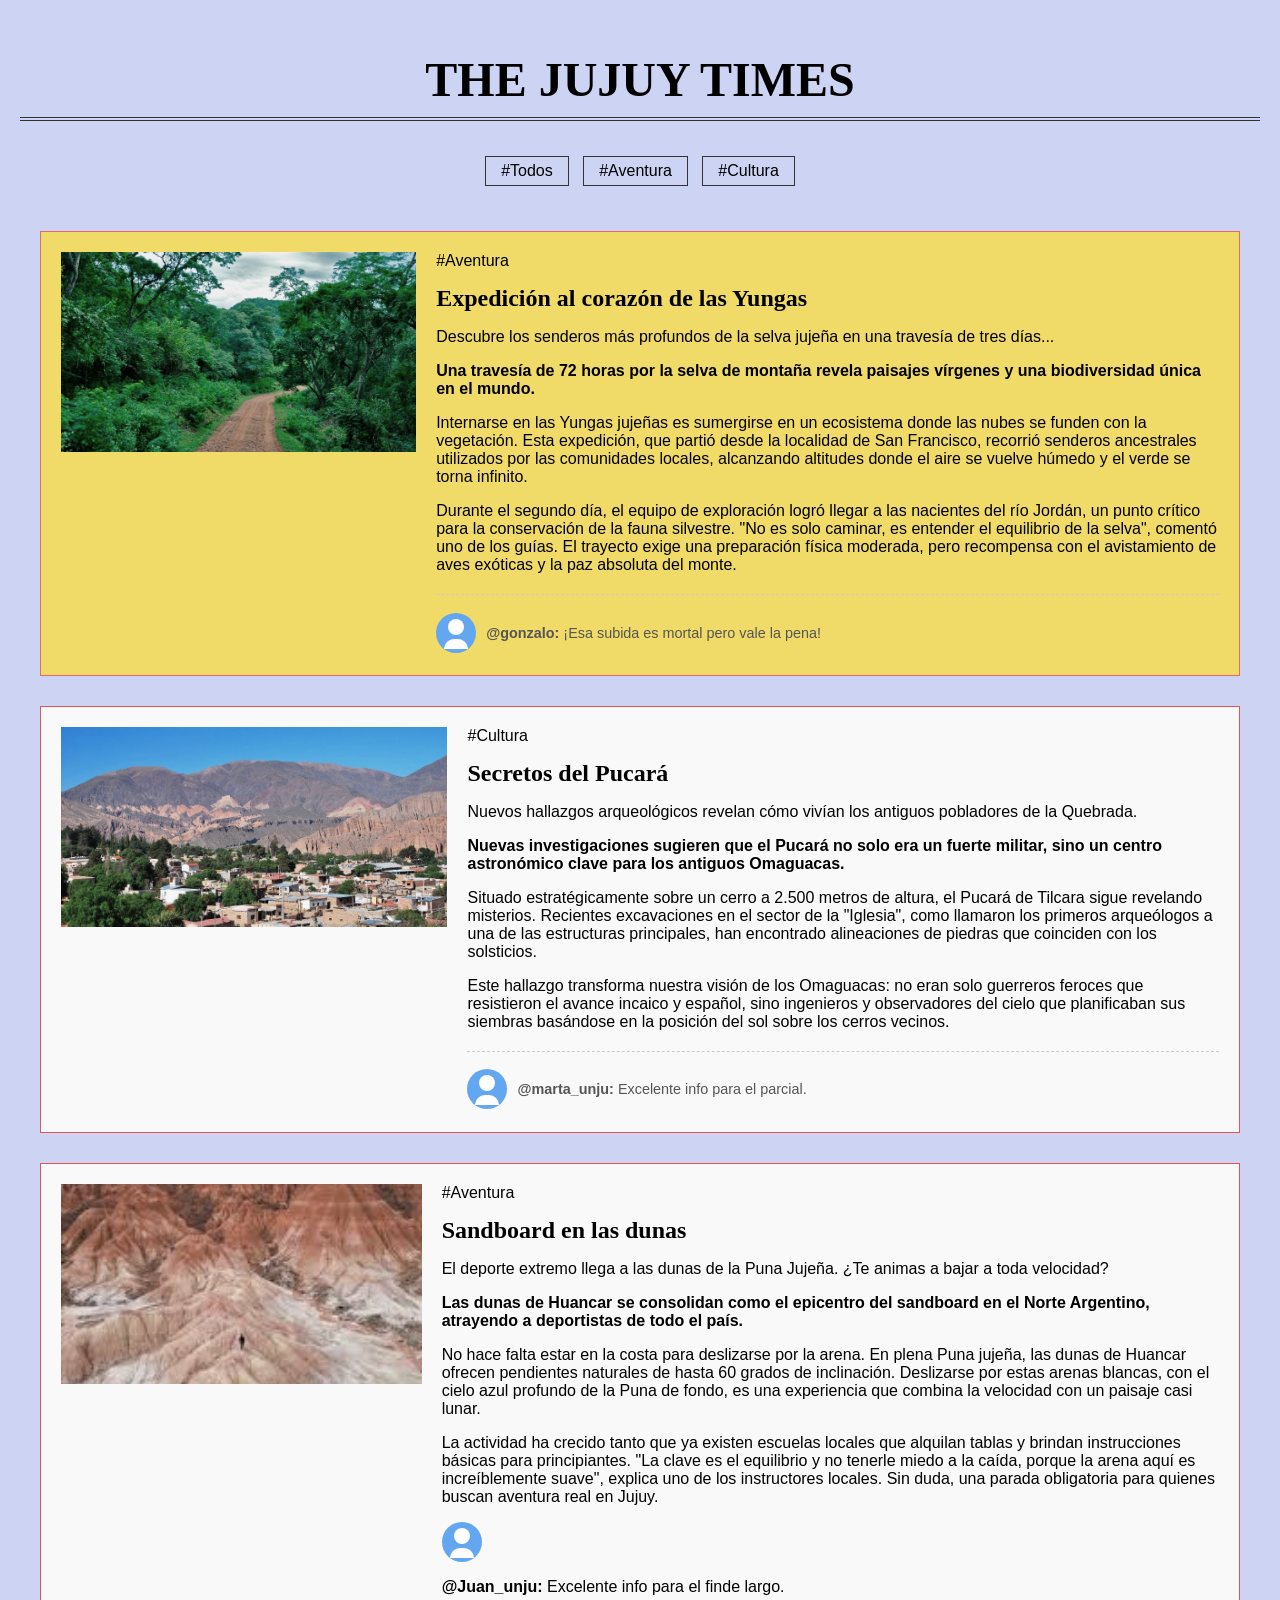
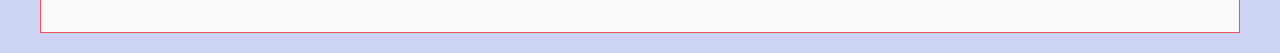
<file: Tp1/blog.html>
<!DOCTYPE html>
<html lang="es">
<head>
    <meta charset="UTF-8">
    <meta name="viewport" content="width=device-width, initial-scale=1.0">
    <title>Blog de Destinos - Estilo Revista</title>
    <link rel="stylesheet" href="blog.css">
</head>
<body class="blog-body">

    <header>
        <h1 class="titulo-blog">THE JUJUY TIMES</h1>
    </header>

    <input type="radio" name="filtro-tag" id="tag-todos" checked>
    <input type="radio" name="filtro-tag" id="tag-aventura">
    <input type="radio" name="filtro-tag" id="tag-cultura">

    <nav class="tags-container">
        <label for="tag-todos">#Todos</label>
        <label for="tag-aventura">#Aventura</label>
        <label for="tag-cultura">#Cultura</label>
    </nav>

    <main class="blog-grid">
        
        <article class="articulo cat-aventura">
            <img src="../Img/yungas.jpg" alt="Aventura en las Yungas">
            <div class="contenido">
                <span>#Aventura</span>
                <h2>Expedición al corazón de las Yungas</h2>
                <p>Descubre los senderos más profundos de la selva jujeña en una travesía de tres días...</p>
                <p class="bajada">
                    <strong>Una travesía de 72 horas por la selva de montaña revela paisajes vírgenes y una biodiversidad única en el mundo.</strong>
                </p>

                <p>
                    Internarse en las Yungas jujeñas es sumergirse en un ecosistema donde las nubes se funden con la vegetación. Esta expedición, que partió desde la localidad de San Francisco, recorrió senderos ancestrales utilizados por las comunidades locales, alcanzando altitudes donde el aire se vuelve húmedo y el verde se torna infinito.
                </p>

                <p>
                    Durante el segundo día, el equipo de exploración logró llegar a las nacientes del río Jordán, un punto crítico para la conservación de la fauna silvestre. "No es solo caminar, es entender el equilibrio de la selva", comentó uno de los guías. El trayecto exige una preparación física moderada, pero recompensa con el avistamiento de aves exóticas y la paz absoluta del monte.
                </p>
                <div class="seccion-comentarios">
                    <div class="comentario">
                        <div class="avatar-css"></div>
                        <p><strong>@gonzalo:</strong> ¡Esa subida es mortal pero vale la pena!</p>
                    </div>
                </div>
            </div>
        </article>

        <article class="articulo cat-cultura">
            <img src="../Img/tilcara.jpg" alt="Pucará de Tilcara">
            <div class="contenido">
                <span>#Cultura</span>
                <h2>Secretos del Pucará</h2>
                <p>Nuevos hallazgos arqueológicos revelan cómo vivían los antiguos pobladores de la Quebrada.</p>
                <p>
                    <strong>Nuevas investigaciones sugieren que el Pucará no solo era un fuerte militar, sino un centro astronómico clave para los antiguos Omaguacas.</strong>
                </p>
                <p>
                    Situado estratégicamente sobre un cerro a 2.500 metros de altura, el Pucará de Tilcara sigue revelando misterios. Recientes excavaciones en el sector de la "Iglesia", como llamaron los primeros arqueólogos a una de las estructuras principales, han encontrado alineaciones de piedras que coinciden con los solsticios.
                </p>
                <p>
                    Este hallazgo transforma nuestra visión de los Omaguacas: no eran solo guerreros feroces que resistieron el avance incaico y español, sino ingenieros y observadores del cielo que planificaban sus siembras basándose en la posición del sol sobre los cerros vecinos.
                </p>
                <div class="seccion-comentarios">
                    <div class="comentario">
                        <div class="avatar-css"></div>
                        <p><strong>@marta_unju:</strong> Excelente info para el parcial.</p>
                    </div>
                </div>
            </div>
        </article>

        <article class="articulo cat-aventura">
            <img src="../Img/puna.jpg" alt="Salinas Grandes">
            <div class="contenido">
                <span>#Aventura</span>
                <h2>Sandboard en las dunas</h2>
                
                <p>El deporte extremo llega a las dunas de la Puna Jujeña. ¿Te animas a bajar a toda velocidad?</p>
                <p>
                    <strong>Las dunas de Huancar se consolidan como el epicentro del sandboard en el Norte Argentino, atrayendo a deportistas de todo el país.</strong>
                </p>
                <p>
                    No hace falta estar en la costa para deslizarse por la arena. En plena Puna jujeña, las dunas de Huancar ofrecen pendientes naturales de hasta 60 grados de inclinación. Deslizarse por estas arenas blancas, con el cielo azul profundo de la Puna de fondo, es una experiencia que combina la velocidad con un paisaje casi lunar.
                </p>
                <p>
                    La actividad ha crecido tanto que ya existen escuelas locales que alquilan tablas y brindan instrucciones básicas para principiantes. "La clave es el equilibrio y no tenerle miedo a la caída, porque la arena aquí es increíblemente suave", explica uno de los instructores locales. Sin duda, una parada obligatoria para quienes buscan aventura real en Jujuy.
                </p>
                <div class="avatar-css"></div>
                 <p><strong>@Juan_unju:</strong> Excelente info para el finde largo.</p>
            </div>
        </article>

    </main>

</body>
</html>
</file>
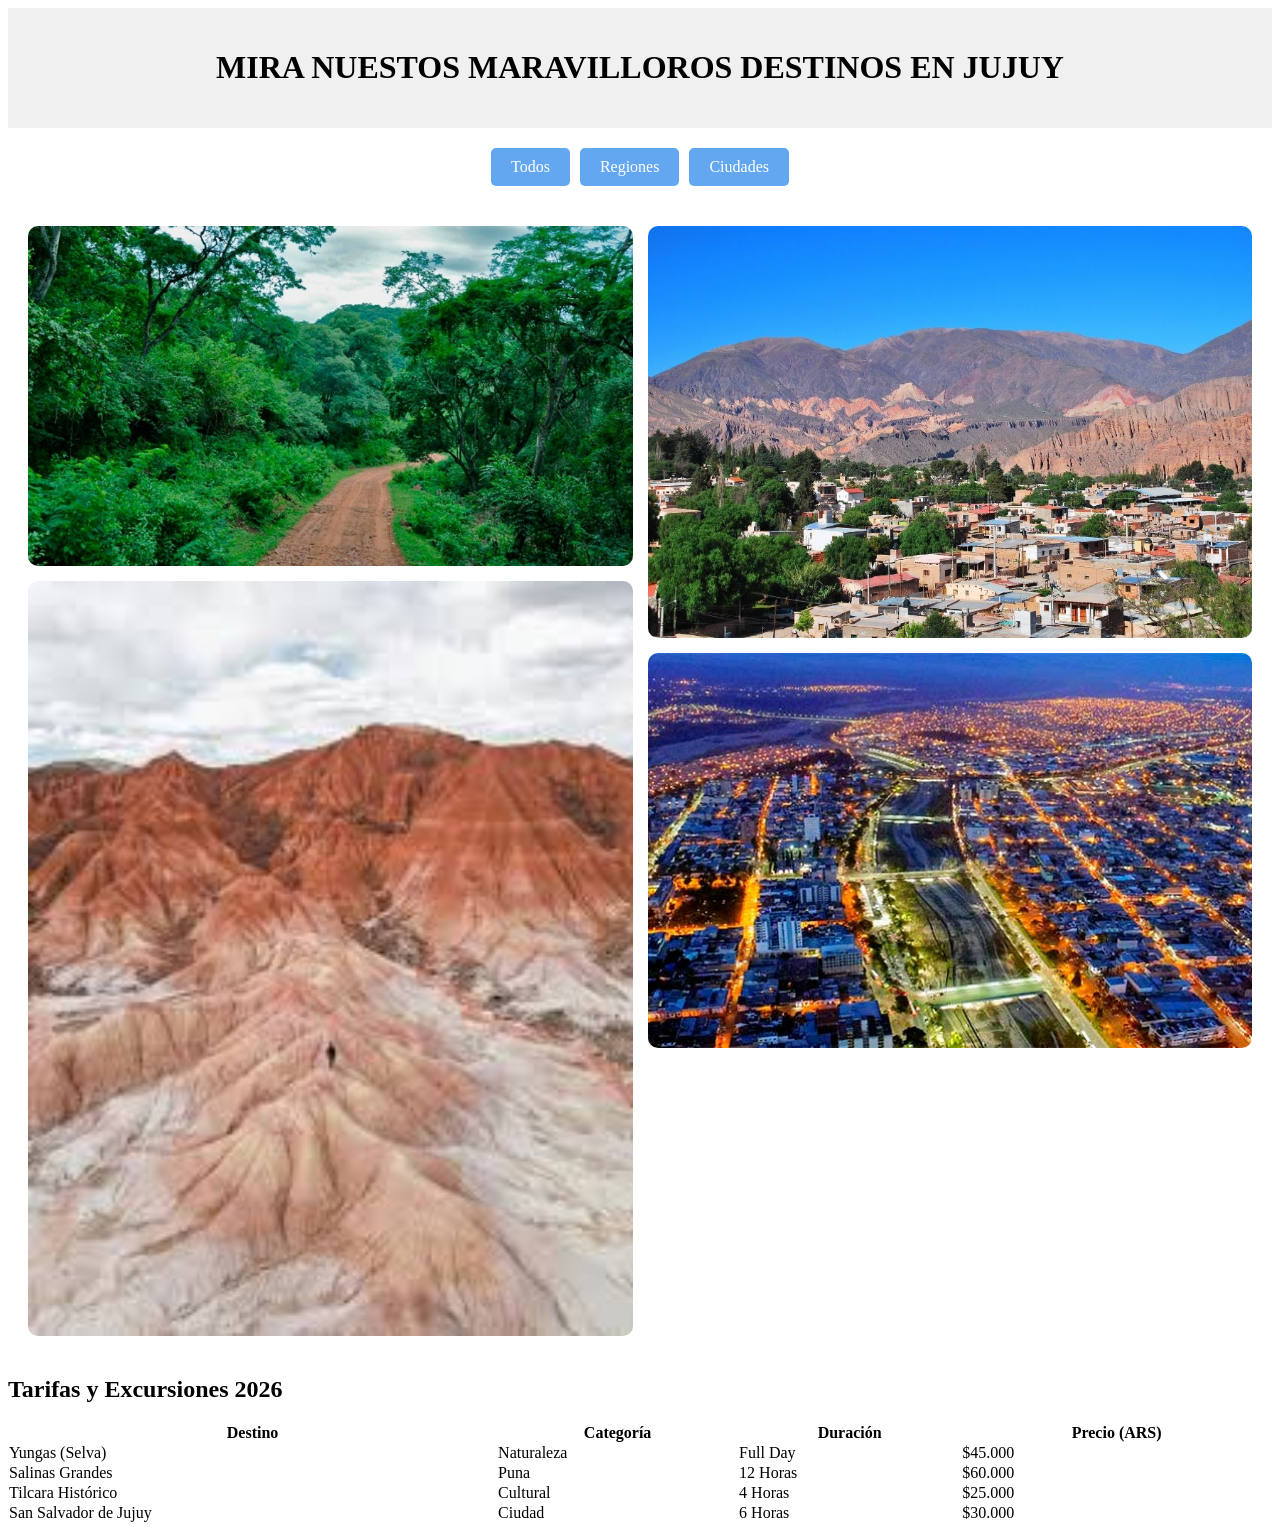
<file: Tp1/destinos.html>
<!DOCTYPE html>
<html lang="en">
<head>
    <meta charset="UTF-8">
    <meta name="viewport" content="width=, initial-scale=1.0">
    <title>Document</title>
    <link rel="stylesheet" href="destinos.css">
</head>
<body>
    
    <header class="header-destinos">
        <h1>MIRA NUESTOS MARAVILLOROS DESTINOS EN JUJUY</h1>
    </header>
    
    <section class="contenedor-destinos">
        <input type="radio" name="filtro" id="todos" checked>
        <input type="radio" name="filtro" id="regiones">
        <input type="radio" name="filtro" id="ciudades">
        
        <div class="botones-filtro">
            <label for="todos">Todos</label>
            <label for="regiones">Regiones</label>
            <label for="ciudades">Ciudades</label>
        </div>

        <div class="galeria-grid">
            <article class="card cat-regiones">
                <img src="../Img/yungas.jpg" alt="Yungas">
                <div class="overlay"><h3>Yungas Selva Jejeña</h3> </div>
            </article>

            <article class="card cat-regiones">
                <img src="../Img/puna.jpg" alt="Puna">
                <div class="overlay"><h3>Puna Jujeña</h3> </div>
            </article>
            <article class="card cat-ciudades">
                <img src="../Img/tilcara.jpg" alt="Tilcara">
                <div class="overlay"><h3>Tilcara</h3> </div>
            </article>
            <article class="card cat-ciudades">
                <img src="../Img/sanSalvador.jpg" alt="San Salvador">
                <div class="overlay"><h3>San Salvador</h3> </div>
            </article>

        </div>

    <div class="contenedor-tabla">
    <h2>Tarifas y Excursiones 2026</h2>
    <table>
        <thead>
            <tr>
                <th>Destino</th>
                <th>Categoría</th>
                <th>Duración</th>
                <th>Precio (ARS)</th>
            </tr>
        </thead>
        <tbody>
            <tr>
                <td data-label="Destino">Yungas (Selva)</td>
                <td data-label="Categoría">Naturaleza</td>
                <td data-label="Duración">Full Day</td>
                <td data-label="Precio">$45.000</td>
            </tr>
            <tr>
                <td data-label="Destino">Salinas Grandes</td>
                <td data-label="Categoría">Puna</td>
                <td data-label="Duración">12 Horas</td>
                <td data-label="Precio">$60.000</td>
            </tr>
            <tr>
                <td data-label="Destino">Tilcara Histórico</td>
                <td data-label="Categoría">Cultural</td>
                <td data-label="Duración">4 Horas</td>
                <td data-label="Precio">$25.000</td>
            </tr>
            <tr>
                <td data-label="Destino">San Salvador de Jujuy</td>
                <td data-label="Categoría">Ciudad</td>
                <td data-label="Duración">6 Horas</td>
                <td data-label="Precio">$30.000</td>
            </tr>
        </tbody>
    </table>
    </div>
    </section>
    
</body>
</html>
</file>
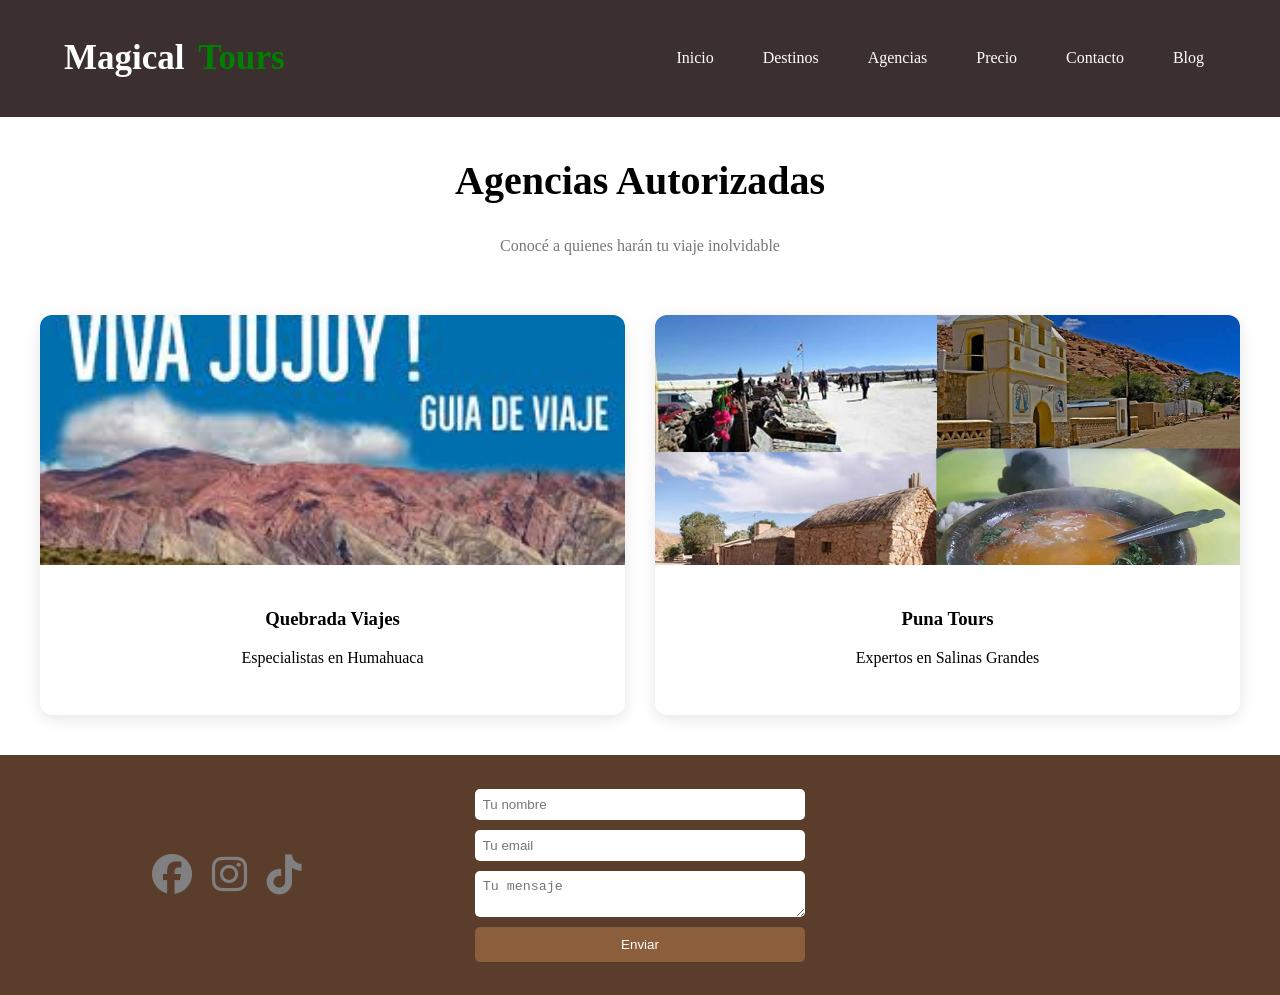
<file: Tp1/Pages/agencias.html>
<!DOCTYPE html>
<html lang="es">
<head>
    <meta charset="UTF-8">
    <meta name="viewport" content="width=device-width, initial-scale=1.0">
    <title>Agencias - Magical Tours</title>
    <link rel="stylesheet" href="../Styles/header.css">
    <link rel="stylesheet" href="../Styles/footer.css">
    <link rel="stylesheet" href="../Styles/agencias.css">
    <link rel="stylesheet" href="https://cdnjs.cloudflare.com/ajax/libs/font-awesome/6.5.0/css/all.min.css">
</head>
<body>

    <header class="header">
        <div class="header-container">

            <!-- LOGO -->
            <h1 class="logo">
            <span class="logo-magical">Magical</span>
            <span class="logo-tours">Tours</span>
            </h1>

            <!-- MENÚ -->
            <nav class="nav">
            <ul class="menu">

                <li><a href="../index.html">Inicio</a></li>

                <!-- DESTINOS -->
                <li class="dropdown">
                <a href="../Pages/destinos.html">Destinos</a>

                <ul class="submenu">
                    <li><a href="https://www.turismo.jujuy.gob.ar/quebrada-2/">Quebrada de Humahuaca</a></li>
                    <li><a href="https://www.larutanatural.gob.ar/es/imperdible/82/salinas-grandes">Salinas Grandes</a></li>
                    <li><a href="https://www.larutanatural.gob.ar/es/imperdible/156/yungas-jujenas">Yungas</a></li>
                </ul>
                </li>

                <!-- AGENCIAS -->
                <li class="dropdown">
                <a href="../Pages/agencias.html">Agencias</a>

                <ul class="submenu">
                    <li><a href="https://pakkarinviajes.com.ar/?gad_source=1&gad_campaignid=23416758664&gbraid=0AAAABBgy5Q6HQpccnPXbPyaiJqqBadNt9&gclid=Cj0KCQjwy_fOBhC6ARIsAHKFB794Pv3leQtMOAkdDiz18g-eKaQWRNMmm4a--hwAvVNbNS5QHQ54xs4aArvtEALw_wcB">Agencias Locales</a></li>
                    <li><a href="https://www.getyourguide.com/es-es/jujuy-l135137/tours-privados-tc221/">Tours Privado</a></li>
                    <li><a href="https://www.facebook.com/asociaciondeguiasdejujuy/?locale=es_LA">Guias Certificados</a></li>
                </ul>
                </li>
                
                <!-- PRECIOS -->
                <li class="dropdown">
                <a href="../Pages/precios.html">Precio</a>
                
                <li><a href="../Pages/contacto.html">Contacto</a></li>
                <li class="dropdown">
                <a href="../Pages/blog.html">Blog</a>
                </li>
     		    
                </ul>

            </nav>
        </div>

    </header>

    <main class="contenedor-agencias">
        <h2 class="section-title">Agencias Autorizadas</h2>
        <p class="subtitle">Conocé a quienes harán tu viaje inolvidable</p>

        <div class="agencias-grid">
            
            <article class="agency-card">
                <div class="flip-card-inner">
                    <div class="flip-card-front">
                        <img src="../Images/agencia1.jpg" alt="Agencia Quebrada">
                        <div class="front-info">
                            <h3>Quebrada Viajes</h3>
                            <p>Especialistas en Humahuaca</p>
                        </div>
                    </div>
                    <div class="flip-card-back">
                        <h3>Detalles de Contacto</h3>
                        <p><i class="fas fa-map-marker-alt"></i> Tilcara, Jujuy</p>
                        <p><i class="fas fa-phone"></i> +54 388 123456</p>
                        
                        <div class="rating-container">
                            <p>Calificación:</p>
                            <div class="stars">
                                <input type="radio" id="a1-star5" name="rating1" value="5"><label for="a1-star5">★</label>
                                <input type="radio" id="a1-star4" name="rating1" value="4"><label for="a1-star4">★</label>
                                <input type="radio" id="a1-star3" name="rating1" value="3" checked><label for="a1-star3">★</label>
                                <input type="radio" id="a1-star2" name="rating1" value="2"><label for="a1-star2">★</label>
                                <input type="radio" id="a1-star1" name="rating1" value="1"><label for="a1-star1">★</label>
                            </div>
                        </div>
                        <a href="#" class="btn-card">Ver Perfil</a>
                    </div>
                </div>
            </article>

            <article class="agency-card">
                <div class="flip-card-inner">
                    <div class="flip-card-front">
                        <img src="../Images/agencia2.jpg" alt="Puna Tours">
                        <div class="front-info">
                            <h3>Puna Tours</h3>
                            <p>Expertos en Salinas Grandes</p>
                        </div>
                    </div>
                    <div class="flip-card-back">
                        <h3>Detalles de Contacto</h3>
                        <p><i class="fas fa-map-marker-alt"></i> San Salvador de Jujuy</p>
                        <p><i class="fas fa-phone"></i> +54 388 654321</p>
                        <div class="rating-container">
                            <p>Calificación:</p>
                            <div class="stars">
                                <input type="radio" id="a2-star5" name="rating2" value="5" checked><label for="a2-star5">★</label>
                                <input type="radio" id="a2-star4" name="rating2" value="4"><label for="a2-star4">★</label>
                                <input type="radio" id="a2-star3" name="rating2" value="3"><label for="a2-star3">★</label>
                                <input type="radio" id="a2-star2" name="rating2" value="2"><label for="a2-star2">★</label>
                                <input type="radio" id="a2-star1" name="rating2" value="1"><label for="a2-star1">★</label>
                            </div>
                        </div>
                        <a href="#" class="btn-card">Ver Perfil</a>
                    </div>
                </div>
            </article>

        </div>
    </main>

    <footer class="footer">
    <div class="footer-contenido">

        <!-- IZQUIERDA -->
        <div class="footer-izq">
            <a href="https://www.facebook.com" target="_blank">
                <i class="fab fa-facebook"></i>
            </a>
            <a href="https://www.instagram.com" target="_blank">
                <i class="fab fa-instagram"></i>
            </a>
            <a href="https://www.tiktok.com" target="_blank">
                <i class="fab fa-tiktok"></i>
            </a>
        </div>

        <!-- CENTRO -->
        <div class="footer-centro">
            <form>
                <input type="text" placeholder="Tu nombre">
                <input type="email" placeholder="Tu email">
                <textarea placeholder="Tu mensaje"></textarea>
                <button type="submit">Enviar</button>
            </form>
        </div>

        <!-- DERECHA -->
        <div class="footer-der">
            <iframe 
                src="https://www.google.com/maps/embed?pb=!1m18..."
                width="300" 
                height="200" 
                style="border:0;"
                loading="lazy">
            </iframe>
        </div>

    </div>
</footer>
</body>
</html>
</file>
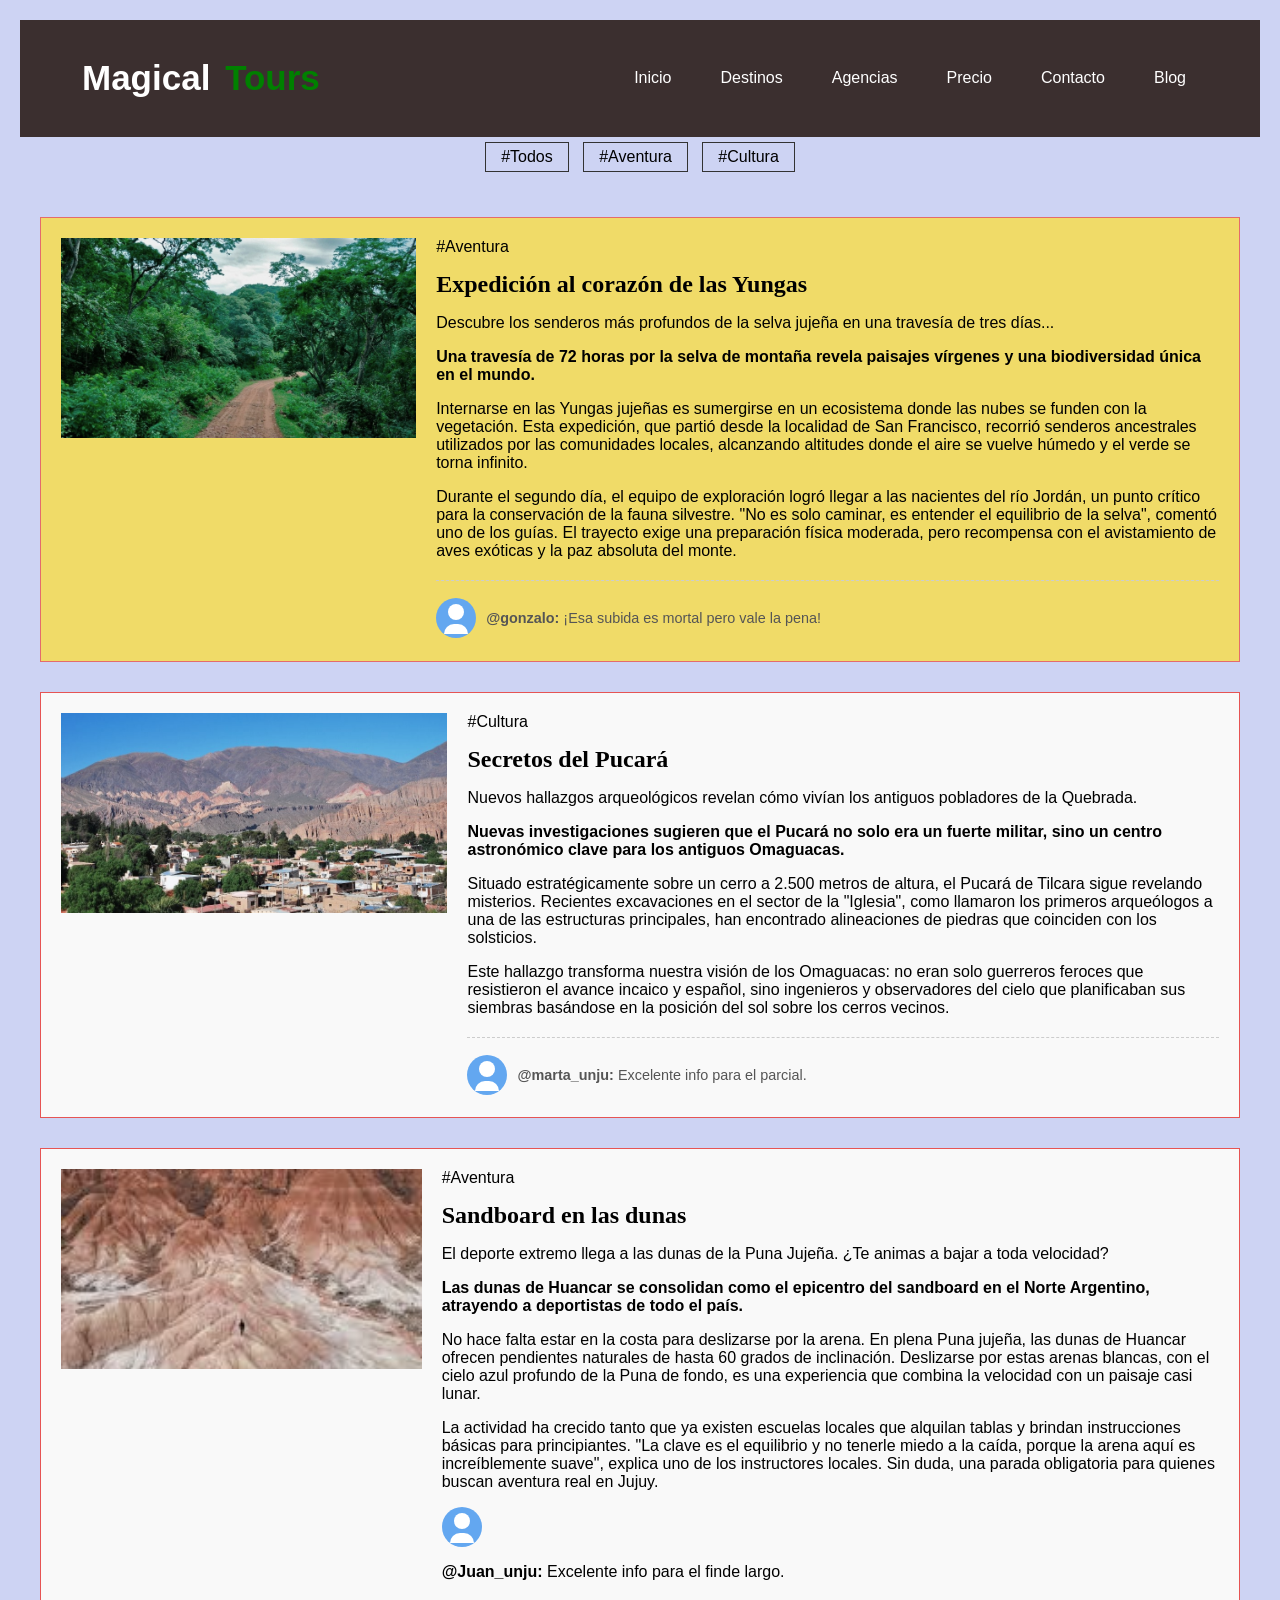
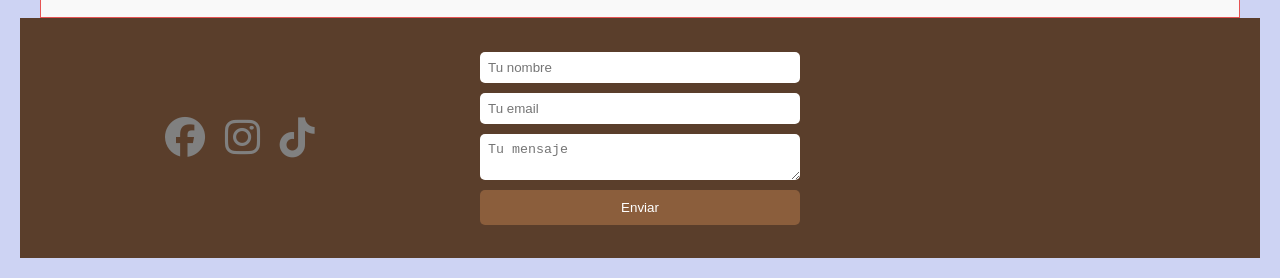
<file: Tp1/Pages/blog.html>
<!DOCTYPE html>
<html lang="es">
<head>
    <meta charset="UTF-8">
    <meta name="viewport" content="width=device-width, initial-scale=1.0">
    <title>Blog de Destinos - Estilo Revista</title>
    <link rel="stylesheet" href="../Styles/blog.css">
    <link rel="stylesheet" href="../Styles/header.css">
    <link rel="stylesheet" href="https://cdnjs.cloudflare.com/ajax/libs/font-awesome/6.5.0/css/all.min.css">
    <link rel="stylesheet" href="../Styles/footer.css">
</head>
<body class="blog-body">

    <header class="header">
        <div class="header-container">

            <!-- LOGO -->
            <h1 class="logo">
            <span class="logo-magical">Magical</span>
            <span class="logo-tours">Tours</span>
            </h1>

            <!-- MENÚ -->
            <nav class="nav">
            <ul class="menu">

                <li><a href="../index.html">Inicio</a></li>

                <!-- DESTINOS -->
                <li class="dropdown">
                <a href="../Pages/destinos.html">Destinos</a>

                <ul class="submenu">
                    <li><a href="https://www.turismo.jujuy.gob.ar/quebrada-2/">Quebrada de Humahuaca</a></li>
                    <li><a href="https://www.larutanatural.gob.ar/es/imperdible/82/salinas-grandes">Salinas Grandes</a></li>
                    <li><a href="https://www.larutanatural.gob.ar/es/imperdible/156/yungas-jujenas">Yungas</a></li>
                </ul>
                </li>

                <!-- AGENCIAS -->
                <li class="dropdown">
                <a href="../Pages/agencias.html">Agencias</a>

                <ul class="submenu">
                    <li><a href="https://pakkarinviajes.com.ar/?gad_source=1&gad_campaignid=23416758664&gbraid=0AAAABBgy5Q6HQpccnPXbPyaiJqqBadNt9&gclid=Cj0KCQjwy_fOBhC6ARIsAHKFB794Pv3leQtMOAkdDiz18g-eKaQWRNMmm4a--hwAvVNbNS5QHQ54xs4aArvtEALw_wcB">Agencias Locales</a></li>
                    <li><a href="https://www.getyourguide.com/es-es/jujuy-l135137/tours-privados-tc221/">Tours Privado</a></li>
                    <li><a href="https://www.facebook.com/asociaciondeguiasdejujuy/?locale=es_LA">Guias Certificados</a></li>
                </ul>
                </li>
                
                <!-- PRECIOS -->
                <li class="dropdown">
                <a href="../Pages/precios.html">Precio</a>

                
                </li>

                <li><a href="../Pages/contacto.html">Contacto</a></li>
                <li class="dropdown">
                <a href="../Pages/blog.html">Blog</a>
                </li>
     		    
                </ul>

            </nav>
        </div>

    </header>


    <input type="radio" name="filtro-tag" id="tag-todos" checked>
    <input type="radio" name="filtro-tag" id="tag-aventura">
    <input type="radio" name="filtro-tag" id="tag-cultura">

    <nav class="tags-container">
        <label for="tag-todos">#Todos</label>
        <label for="tag-aventura">#Aventura</label>
        <label for="tag-cultura">#Cultura</label>
    </nav>

    <main class="blog-grid">
        
        <article class="articulo cat-aventura">
            <img src="../Images/yungas.jpg" alt="Aventura en las Yungas">
            <div class="contenido">
                <span>#Aventura</span>
                <h2>Expedición al corazón de las Yungas</h2>
                <p>Descubre los senderos más profundos de la selva jujeña en una travesía de tres días...</p>
                <p class="bajada">
                    <strong>Una travesía de 72 horas por la selva de montaña revela paisajes vírgenes y una biodiversidad única en el mundo.</strong>
                </p>

                <p>
                    Internarse en las Yungas jujeñas es sumergirse en un ecosistema donde las nubes se funden con la vegetación. Esta expedición, que partió desde la localidad de San Francisco, recorrió senderos ancestrales utilizados por las comunidades locales, alcanzando altitudes donde el aire se vuelve húmedo y el verde se torna infinito.
                </p>

                <p>
                    Durante el segundo día, el equipo de exploración logró llegar a las nacientes del río Jordán, un punto crítico para la conservación de la fauna silvestre. "No es solo caminar, es entender el equilibrio de la selva", comentó uno de los guías. El trayecto exige una preparación física moderada, pero recompensa con el avistamiento de aves exóticas y la paz absoluta del monte.
                </p>
                <div class="seccion-comentarios">
                    <div class="comentario">
                        <div class="avatar-css"></div>
                        <p><strong>@gonzalo:</strong> ¡Esa subida es mortal pero vale la pena!</p>
                    </div>
                </div>
            </div>
        </article>

        <article class="articulo cat-cultura">
            <img src="../Images/tilcara.jpg" alt="Pucará de Tilcara">
            <div class="contenido">
                <span>#Cultura</span>
                <h2>Secretos del Pucará</h2>
                <p>Nuevos hallazgos arqueológicos revelan cómo vivían los antiguos pobladores de la Quebrada.</p>
                <p>
                    <strong>Nuevas investigaciones sugieren que el Pucará no solo era un fuerte militar, sino un centro astronómico clave para los antiguos Omaguacas.</strong>
                </p>
                <p>
                    Situado estratégicamente sobre un cerro a 2.500 metros de altura, el Pucará de Tilcara sigue revelando misterios. Recientes excavaciones en el sector de la "Iglesia", como llamaron los primeros arqueólogos a una de las estructuras principales, han encontrado alineaciones de piedras que coinciden con los solsticios.
                </p>
                <p>
                    Este hallazgo transforma nuestra visión de los Omaguacas: no eran solo guerreros feroces que resistieron el avance incaico y español, sino ingenieros y observadores del cielo que planificaban sus siembras basándose en la posición del sol sobre los cerros vecinos.
                </p>
                <div class="seccion-comentarios">
                    <div class="comentario">
                        <div class="avatar-css"></div>
                        <p><strong>@marta_unju:</strong> Excelente info para el parcial.</p>
                    </div>
                </div>
            </div>
        </article>

        <article class="articulo cat-aventura">
            <img src="../Images/puna.jpg" alt="Salinas Grandes">
            <div class="contenido">
                <span>#Aventura</span>
                <h2>Sandboard en las dunas</h2>
                
                <p>El deporte extremo llega a las dunas de la Puna Jujeña. ¿Te animas a bajar a toda velocidad?</p>
                <p>
                    <strong>Las dunas de Huancar se consolidan como el epicentro del sandboard en el Norte Argentino, atrayendo a deportistas de todo el país.</strong>
                </p>
                <p>
                    No hace falta estar en la costa para deslizarse por la arena. En plena Puna jujeña, las dunas de Huancar ofrecen pendientes naturales de hasta 60 grados de inclinación. Deslizarse por estas arenas blancas, con el cielo azul profundo de la Puna de fondo, es una experiencia que combina la velocidad con un paisaje casi lunar.
                </p>
                <p>
                    La actividad ha crecido tanto que ya existen escuelas locales que alquilan tablas y brindan instrucciones básicas para principiantes. "La clave es el equilibrio y no tenerle miedo a la caída, porque la arena aquí es increíblemente suave", explica uno de los instructores locales. Sin duda, una parada obligatoria para quienes buscan aventura real en Jujuy.
                </p>
                <div class="avatar-css"></div>
                 <p><strong>@Juan_unju:</strong> Excelente info para el finde largo.</p>
            </div>
        </article>

    </main>

</body>

<footer class="footer">
    <div class="footer-contenido">

        <!-- IZQUIERDA -->
        <div class="footer-izq">
            <a href="https://www.facebook.com" target="_blank">
                <i class="fab fa-facebook"></i>
            </a>
            <a href="https://www.instagram.com" target="_blank">
                <i class="fab fa-instagram"></i>
            </a>
            <a href="https://www.tiktok.com" target="_blank">
                <i class="fab fa-tiktok"></i>
            </a>
        </div>

        <!-- CENTRO -->
        <div class="footer-centro">
            <form>
                <input type="text" placeholder="Tu nombre">
                <input type="email" placeholder="Tu email">
                <textarea placeholder="Tu mensaje"></textarea>
                <button type="submit">Enviar</button>
            </form>
        </div>

        <!-- DERECHA -->
        <div class="footer-der">
            <iframe 
                src="https://www.google.com/maps/embed?pb=!1m18..."
                width="300" 
                height="200" 
                style="border:0;"
                loading="lazy">
            </iframe>
        </div>

    </div>
</footer>

</html>
</file>
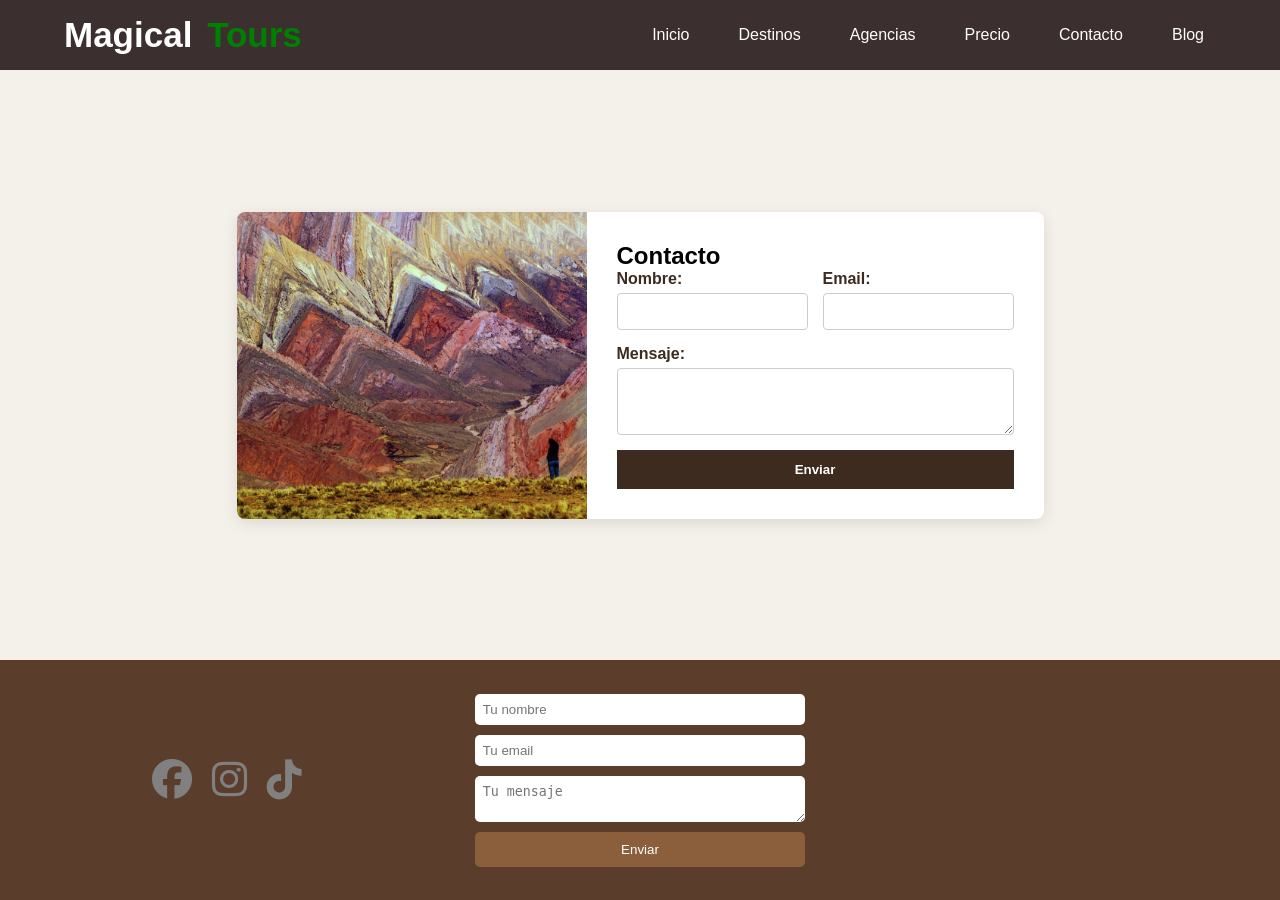
<file: Tp1/Pages/contacto.html>
<!doctype html>
<html lang="es">
  <head>
    <meta charset="UTF-8" />
    <meta name="viewport" content="width=device-width, initial-scale=1.0" />
    <title>Contacto</title>
    <link rel="stylesheet" href="../Styles/contacto.css" />
    <link rel="stylesheet" href="../Styles/header.css" />
    <link rel="stylesheet" href="../Styles/footer.css" />
    <link rel="stylesheet" href="https://cdnjs.cloudflare.com/ajax/libs/font-awesome/6.5.0/css/all.min.css">
  </head>
  <body>
    <header class="header">
        <div class="header-container">

            <!-- LOGO -->
            <h1 class="logo">
            <span class="logo-magical">Magical</span>
            <span class="logo-tours">Tours</span>
            </h1>

            <!-- MENÚ -->
            <nav class="nav">
            <ul class="menu">

                <li><a href="../index.html">Inicio</a></li>

                <!-- DESTINOS -->
                <li class="dropdown">
                <a href="destinos.html">Destinos</a>

                <ul class="submenu">
                    <li><a href="https://www.turismo.jujuy.gob.ar/quebrada-2/">Quebrada de Humahuaca</a></li>
                    <li><a href="https://www.larutanatural.gob.ar/es/imperdible/82/salinas-grandes">Salinas Grandes</a></li>
                    <li><a href="https://www.larutanatural.gob.ar/es/imperdible/156/yungas-jujenas">Yungas</a></li>
                </ul>
                </li>

                <!-- AGENCIAS -->
                <li class="dropdown">
                <a href="agencias.html">Agencias</a>

                <ul class="submenu">
                    <li><a href="https://pakkarinviajes.com.ar/?gad_source=1&gad_campaignid=23416758664&gbraid=0AAAABBgy5Q6HQpccnPXbPyaiJqqBadNt9&gclid=Cj0KCQjwy_fOBhC6ARIsAHKFB794Pv3leQtMOAkdDiz18g-eKaQWRNMmm4a--hwAvVNbNS5QHQ54xs4aArvtEALw_wcB">Agencias Locales</a></li>
                    <li><a href="https://www.getyourguide.com/es-es/jujuy-l135137/tours-privados-tc221/">Tours Privado</a></li>
                    <li><a href="https://www.facebook.com/asociaciondeguiasdejujuy/?locale=es_LA">Guias Certificados</a></li>
                </ul>
                </li>
                
                <!-- PRECIOS -->
                <li class="dropdown">
                <a href="precios.html">Precio</a>

               
                </li>

                <li><a href="contacto.html">Contacto</a></li>
     		    <li><a href="blog.html">Blog</a></li>
                </ul>
            </nav>
        </div>
    </header>
    <main>
      <div class="contenedor-contacto">
    
    <div class="imagen-decorativa">
      <img src="../Images/hornocal-2.jpg" alt="Jujuy">
    </div>

    <section id="contacto">
      <h2>Contacto</h2>
      <form action="#modal-exito" class="formulario">
        <div class="grupo">
          <label for="nombre">Nombre:</label>
          <input type="text" id="nombre" class="campo" required />
        </div>
        <div class="grupo">
          <label for="email">Email:</label>
          <input type="email" id="email" class="campo" required />
        </div>
        <div class="grupo ancho-completo">
          <label for="mensaje">Mensaje:</label>
          <textarea id="mensaje" class="campo" required rows="3"></textarea>
        </div>
        <button type="submit" class="btn-enviar ancho-completo">Enviar</button>
      </form>
    </section>

  </div>

  <div id="modal-exito" class="modal">
    <div class="spinner"></div>
    <div class="mensaje">
      <h3>¡Mensaje Enviado!</h3>
      <p>Un agente se comunicará a la brevedad.</p>
      <a href="contacto.html">Cerrar</a>
    </div>
  </div>
    </main>
    <footer class="footer">
    <div class="footer-contenido">

        <!-- IZQUIERDA -->
        <div class="footer-izq">
            <a href="https://www.facebook.com" target="_blank">
                <i class="fab fa-facebook"></i>
            </a>
            <a href="https://www.instagram.com" target="_blank">
                <i class="fab fa-instagram"></i>
            </a>
            <a href="https://www.tiktok.com" target="_blank">
                <i class="fab fa-tiktok"></i>
            </a>
        </div>

        <!-- CENTRO -->
        <div class="footer-centro">
            <form>
                <input type="text" placeholder="Tu nombre">
                <input type="email" placeholder="Tu email">
                <textarea placeholder="Tu mensaje"></textarea>
                <button type="submit">Enviar</button>
            </form>
        </div>

        <!-- DERECHA -->
        <div class="footer-der">
            <iframe 
                src="https://www.google.com/maps/embed?pb=!1m18..."
                width="300" 
                height="200" 
                style="border:0;"
                loading="lazy">
            </iframe>
        </div>

    </div>
</footer>
  </body>
</html>
</file>
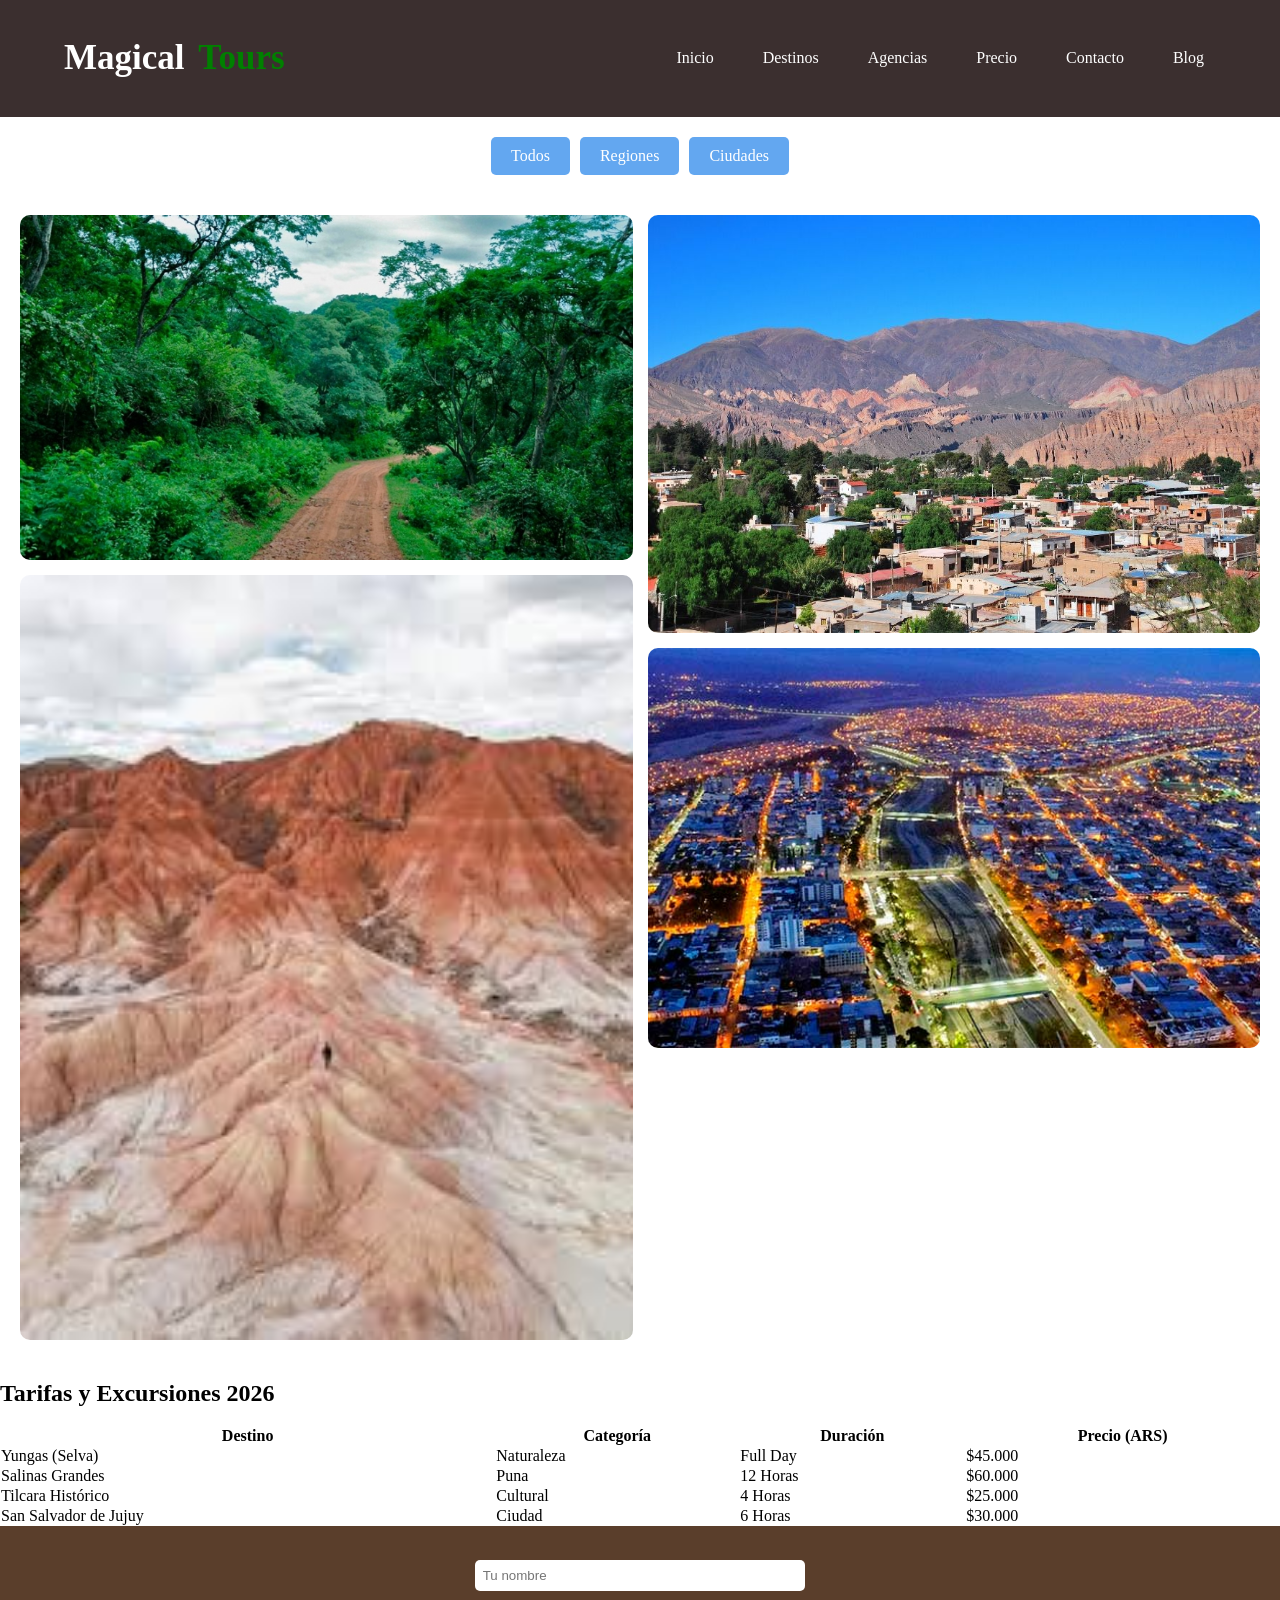
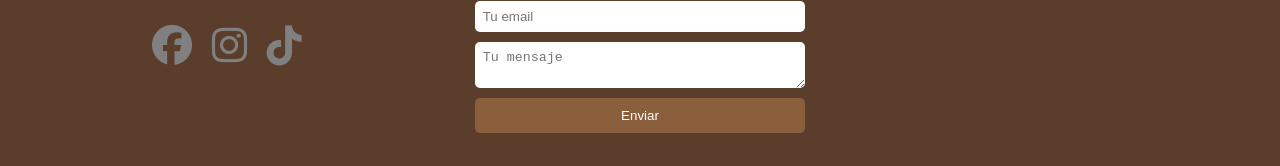
<file: Tp1/Pages/destinos.html>
<!DOCTYPE html>
<html lang="en">
<head>
    <meta charset="UTF-8">
    <meta name="viewport" content="width=, initial-scale=1.0">
    <title>Document</title>
    <link rel="stylesheet" href="../Styles/destinospage.css">
    <link rel="stylesheet" href="../Styles/header.css">
    <link rel="stylesheet" href="https://cdnjs.cloudflare.com/ajax/libs/font-awesome/6.5.0/css/all.min.css">
    <link rel="stylesheet" href="../Styles/footer.css">
</head>
<body>
    
    <header class="header">
        <div class="header-container">

            <!-- LOGO -->
            <h1 class="logo">
            <span class="logo-magical">Magical</span>
            <span class="logo-tours">Tours</span>
            </h1>

            <!-- MENÚ -->
            <nav class="nav">
            <ul class="menu">

                <li><a href="../index.html">Inicio</a></li>

                <!-- DESTINOS -->
                <li class="dropdown">
                <a href="../Pages/destinos.html">Destinos</a>

                <ul class="submenu">
                    <li><a href="https://www.turismo.jujuy.gob.ar/quebrada-2/">Quebrada de Humahuaca</a></li>
                    <li><a href="https://www.larutanatural.gob.ar/es/imperdible/82/salinas-grandes">Salinas Grandes</a></li>
                    <li><a href="https://www.larutanatural.gob.ar/es/imperdible/156/yungas-jujenas">Yungas</a></li>
                </ul>
                </li>

                <!-- AGENCIAS -->
                <li class="dropdown">
                <a href="../Pages/agencias.html">Agencias</a>

                <ul class="submenu">
                    <li><a href="https://pakkarinviajes.com.ar/?gad_source=1&gad_campaignid=23416758664&gbraid=0AAAABBgy5Q6HQpccnPXbPyaiJqqBadNt9&gclid=Cj0KCQjwy_fOBhC6ARIsAHKFB794Pv3leQtMOAkdDiz18g-eKaQWRNMmm4a--hwAvVNbNS5QHQ54xs4aArvtEALw_wcB">Agencias Locales</a></li>
                    <li><a href="https://www.getyourguide.com/es-es/jujuy-l135137/tours-privados-tc221/">Tours Privado</a></li>
                    <li><a href="https://www.facebook.com/asociaciondeguiasdejujuy/?locale=es_LA">Guias Certificados</a></li>
                </ul>
                </li>
                
                <!-- PRECIOS -->
                <li class="dropdown">
                <a href="../Pages/precios.html">Precio</a>

               
                </li>

                <li><a href="../Pages/contacto.html">Contacto</a></li>
                <li class="dropdown">
                
                <a href="../Pages/blog.html">Blog</a>
                </li>
     		    
                </ul>

            </nav>
        </div>

    </header>

    <section class="contenedor-destinos">
        <input type="radio" name="filtro" id="todos" checked>
        <input type="radio" name="filtro" id="regiones">
        <input type="radio" name="filtro" id="ciudades">
        
        <div class="botones-filtro">
            <label for="todos">Todos</label>
            <label for="regiones">Regiones</label>
            <label for="ciudades">Ciudades</label>
        </div>

        <div class="galeria-grid">
            <article class="card cat-regiones">
                <img src="../Images/yungas.jpg" alt="Yungas">
                <div class="overlay"><h3>Yungas Selva Jejeña</h3> </div>
            </article>
            <article class="card cat-regiones">
                <img src="../Images/puna.jpg" alt="Puna">
                <div class="overlay"><h3>Puna Jujeña</h3> </div>
            </article>
            <article class="card cat-ciudades">
                <img src="../Images/tilcara.jpg" alt="Tilcara">
                <div class="overlay"><h3>Tilcara</h3> </div>
            </article>
            <article class="card cat-ciudades">
                <img src="../Images/sanSalvador.jpg" alt="San Salvador">
                <div class="overlay"><h3>San Salvador</h3> </div>
            </article>

        </div>

    <div class="contenedor-tabla">
    <h2>Tarifas y Excursiones 2026</h2>
    <table>
        <thead>
            <tr>
                <th>Destino</th>
                <th>Categoría</th>
                <th>Duración</th>
                <th>Precio (ARS)</th>
            </tr>
        </thead>
        <tbody>
            <tr>
                <td data-label="Destino">Yungas (Selva)</td>
                <td data-label="Categoría">Naturaleza</td>
                <td data-label="Duración">Full Day</td>
                <td data-label="Precio">$45.000</td>
            </tr>
            <tr>
                <td data-label="Destino">Salinas Grandes</td>
                <td data-label="Categoría">Puna</td>
                <td data-label="Duración">12 Horas</td>
                <td data-label="Precio">$60.000</td>
            </tr>
            <tr>
                <td data-label="Destino">Tilcara Histórico</td>
                <td data-label="Categoría">Cultural</td>
                <td data-label="Duración">4 Horas</td>
                <td data-label="Precio">$25.000</td>
            </tr>
            <tr>
                <td data-label="Destino">San Salvador de Jujuy</td>
                <td data-label="Categoría">Ciudad</td>
                <td data-label="Duración">6 Horas</td>
                <td data-label="Precio">$30.000</td>
            </tr>
        </tbody>
    </table>
    </div>
    </section>
    
</body>

<footer class="footer">
    <div class="footer-contenido">

        <!-- IZQUIERDA -->
        <div class="footer-izq">
            <a href="https://www.facebook.com" target="_blank">
                <i class="fab fa-facebook"></i>
            </a>
            <a href="https://www.instagram.com" target="_blank">
                <i class="fab fa-instagram"></i>
            </a>
            <a href="https://www.tiktok.com" target="_blank">
                <i class="fab fa-tiktok"></i>
            </a>
        </div>

        <!-- CENTRO -->
        <div class="footer-centro">
            <form>
                <input type="text" placeholder="Tu nombre">
                <input type="email" placeholder="Tu email">
                <textarea placeholder="Tu mensaje"></textarea>
                <button type="submit">Enviar</button>
            </form>
        </div>

        <!-- DERECHA -->
        <div class="footer-der">
            <iframe 
                src="https://www.google.com/maps/embed?pb=!1m18..."
                width="300" 
                height="200" 
                style="border:0;"
                loading="lazy">
            </iframe>
        </div>

    </div>
</footer>
</html>
</file>
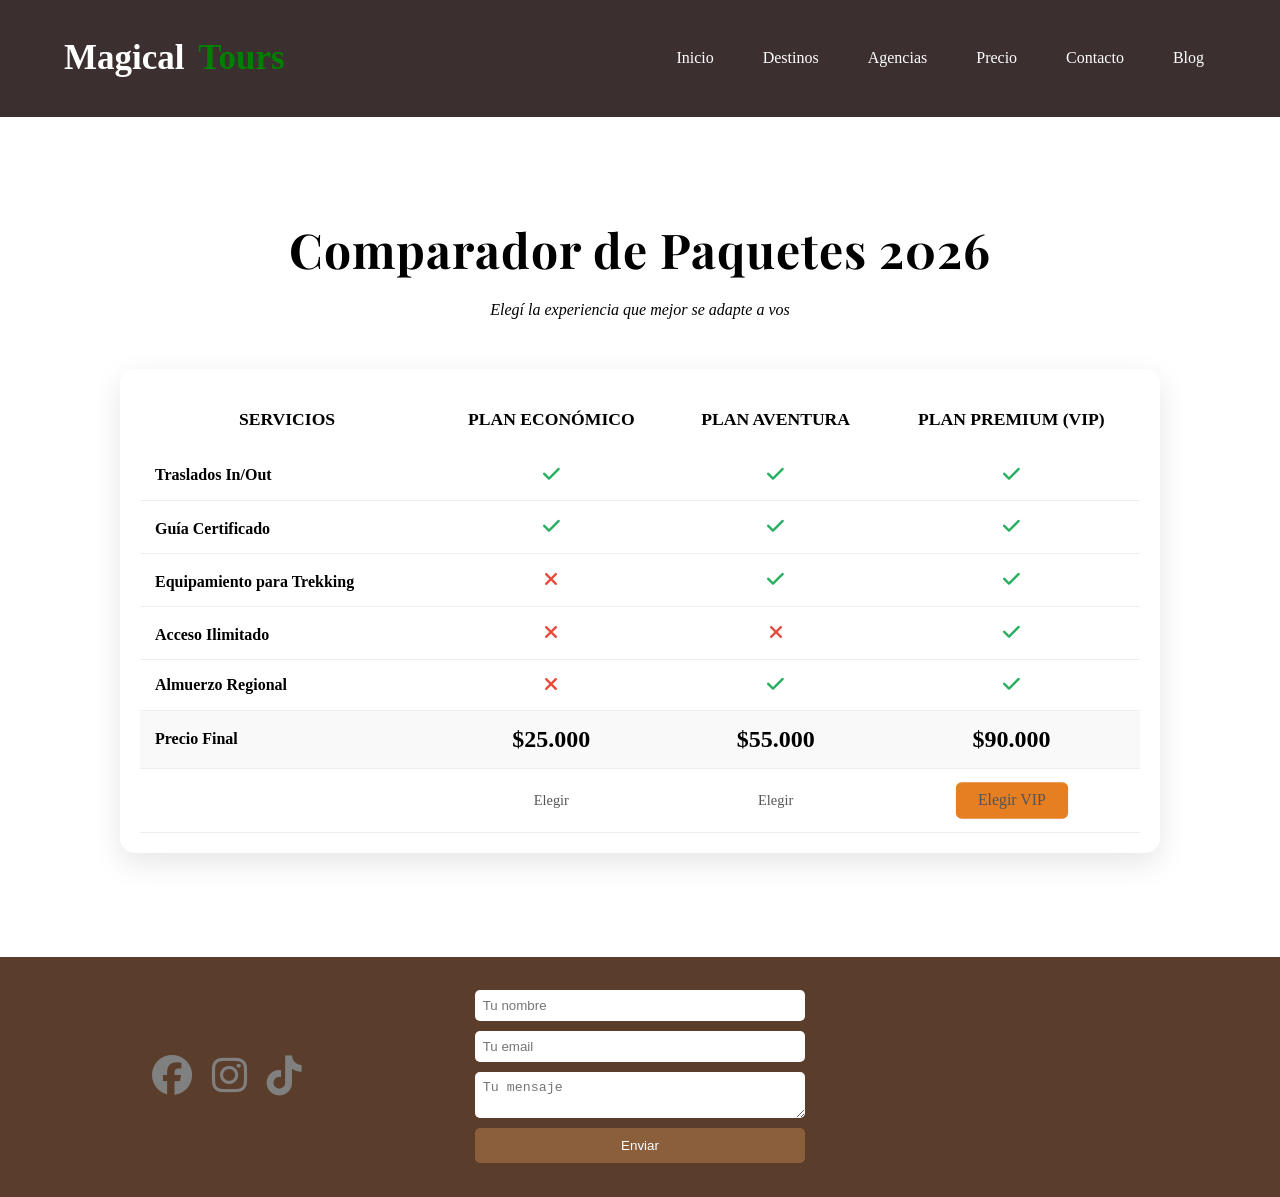
<file: Tp1/Pages/precios.html>
<!DOCTYPE html>
<html lang="es">
<head>
    <meta charset="UTF-8">
    <meta name="viewport" content="width=device-width, initial-scale=1.0">
    <title>Precios y Paquetes - Magical Tours</title>
    <link rel="stylesheet" href="../Styles/header.css">
    <link rel="stylesheet" href="../Styles/footer.css">
    <link rel="stylesheet" href="../Styles/precios.css">
    <link rel="stylesheet" href="https://cdnjs.cloudflare.com/ajax/libs/font-awesome/6.5.0/css/all.min.css">
    <link href="https://fonts.googleapis.com/css2?family=Playfair+Display:wght@700&display=swap" rel="stylesheet">
</head>
<body>

    <header class="header">
        <div class="header-container">

            <!-- LOGO -->
            <h1 class="logo">
            <span class="logo-magical">Magical</span>
            <span class="logo-tours">Tours</span>
            </h1>

            <!-- MENÚ -->
            <nav class="nav">
            <ul class="menu">

                <li><a href="./index.html">Inicio</a></li>

                <!-- DESTINOS -->
                <li class="dropdown">
                <a href="../Pages/destinos.html">Destinos</a>

                <ul class="submenu">
                    <li><a href="https://www.turismo.jujuy.gob.ar/quebrada-2/">Quebrada de Humahuaca</a></li>
                    <li><a href="https://www.larutanatural.gob.ar/es/imperdible/82/salinas-grandes">Salinas Grandes</a></li>
                    <li><a href="https://www.larutanatural.gob.ar/es/imperdible/156/yungas-jujenas">Yungas</a></li>
                </ul>
                </li>

                <!-- AGENCIAS -->
                <li class="dropdown">
                <a href="../Pages/agencias.html">Agencias</a>

               <ul class="submenu">
                    <li><a href="https://pakkarinviajes.com.ar/?gad_source=1&gad_campaignid=23416758664&gbraid=0AAAABBgy5Q6HQpccnPXbPyaiJqqBadNt9&gclid=Cj0KCQjwy_fOBhC6ARIsAHKFB794Pv3leQtMOAkdDiz18g-eKaQWRNMmm4a--hwAvVNbNS5QHQ54xs4aArvtEALw_wcB">Agencias Locales</a></li>
                    <li><a href="https://www.getyourguide.com/es-es/jujuy-l135137/tours-privados-tc221/">Tours Privado</a></li>
                    <li><a href="https://www.facebook.com/asociaciondeguiasdejujuy/?locale=es_LA">Guias Certificados</a></li>
                </ul>
                </li>
                
                <!-- PRECIOS -->
                <li class="dropdown">
                <a href="../Pages/precios.html">Precio</a>
                
                <li><a href="../Pages/contacto.html">Contacto</a></li>
                <li class="dropdown">
                <a href="../Pages/blog.html">Blog</a>
                </li>
     		    
                </ul>

            </nav>
        </div>

    </header>

    <main class="contenedor-precios">
        <section class="intro-precios">
            <h2 class="section-title">Comparador de Paquetes 2026</h2>
            <p class="subtitle">Elegí la experiencia que mejor se adapte a vos</p>
        </section>

        <section class="tabla-comparativa">
            <div class="table-responsive">
                <table>
                    <thead>
                        <tr>
                            <th>Servicios</th>
                            <th>Plan Económico</th>
                            <th>Plan Aventura</th>
                            <th>Plan Premium (VIP)</th>
                        </tr>
                    </thead>
                    <tbody>
                        <tr>
                            <td class="servicio">Traslados In/Out</td>
                            <td><i class="fas fa-check check"></i></td>
                            <td><i class="fas fa-check check"></i></td>
                            <td><i class="fas fa-check check"></i></td>
                        </tr>
                        <tr>
                            <td class="servicio">
                                Guía Certificado
                                <span class="tooltip-icon" data-tooltip="Guías bilingües registrados en Turismo Jujuy"></span>
                            </td>
                            <td><i class="fas fa-check check"></i></td>
                            <td><i class="fas fa-check check"></i></td>
                            <td><i class="fas fa-check check"></i></td>
                        </tr>
                        <tr>
                            <td class="servicio">
                                Equipamiento para Trekking
                                <span class="tooltip-icon" data-tooltip="Incluye bastones, cascos y capas de lluvia"></span>
                            </td>
                            <td><i class="fas fa-times cross"></i></td>
                            <td><i class="fas fa-check check"></i></td>
                            <td><i class="fas fa-check check"></i></td>
                        </tr>
                        <tr>
                            <td class="servicio">
                                Acceso Ilimitado
                                <span class="tooltip-icon" data-tooltip="Entrada libre a todos los museos y parques nacionales"></span>
                            </td>
                            <td><i class="fas fa-times cross"></i></td>
                            <td><i class="fas fa-times cross"></i></td>
                            <td><i class="fas fa-check check"></i></td>
                        </tr>
                        <tr>
                            <td class="servicio">Almuerzo Regional</td>
                            <td><i class="fas fa-times cross"></i></td>
                            <td><i class="fas fa-check check"></i></td>
                            <td><i class="fas fa-check check"></i></td>
                        </tr>
                        <tr class="row-prices">
                            <td class="servicio">Precio Final</td>
                            <td class="price">$25.000</td>
                            <td class="price">$55.000</td>
                            <td class="price">$90.000</td>
                        </tr>
                        <tr>
                            <td></td>
                            <td><a href="#" class="btn-table">Elegir</a></td>
                            <td><a href="#" class="btn-table">Elegir</a></td>
                            <td><a href="#" class="btn-table best-seller">Elegir VIP</a></td>
                        </tr>
                    </tbody>
                </table>
            </div>
        </section>
    </main>

    <footer class="footer">
    <div class="footer-contenido">

        <!-- IZQUIERDA -->
        <div class="footer-izq">
            <a href="https://www.facebook.com" target="_blank">
                <i class="fab fa-facebook"></i>
            </a>
            <a href="https://www.instagram.com" target="_blank">
                <i class="fab fa-instagram"></i>
            </a>
            <a href="https://www.tiktok.com" target="_blank">
                <i class="fab fa-tiktok"></i>
            </a>
        </div>

        <!-- CENTRO -->
        <div class="footer-centro">
            <form>
                <input type="text" placeholder="Tu nombre">
                <input type="email" placeholder="Tu email">
                <textarea placeholder="Tu mensaje"></textarea>
                <button type="submit">Enviar</button>
            </form>
        </div>

        <!-- DERECHA -->
        <div class="footer-der">
            <iframe 
                src="https://www.google.com/maps/embed?pb=!1m18..."
                width="300" 
                height="200" 
                style="border:0;"
                loading="lazy">
            </iframe>
        </div>

    </div>
</footer>

</body>
</html>
</file>
<file: Tp1/blog.css>
/* Estilos específicos para el Blog (puedes moverlos a tu destinos.css) */
        
        :root {
            --color-principal: #63a7f0;
            --fuente-titulo: 'Times New Roman', serif;
        }

        .blog-body {
            background-color: #cdd3f3;
            font-family: Arial, sans-serif;
            margin: 0;
            padding: 20px;
        }

        .titulo-blog {
            font-family: var(--fuente-titulo);
            font-size: 3rem;
            text-align: center;
            border-bottom: 4px double #333;
            margin-bottom: 30px;
            padding-bottom: 10px;
        }

        /* 1. DISEÑO NEWSPAPER CON GRID */
        .blog-grid {
            column-count: 1; /* Por defecto 1 columna para móviles */
            display: grid;
            /* grid-template-columns: repeat(auto-fill, minmax(300px, 1fr)); */
            gap: 30px;
            max-width: 1200px;
            margin: 0 auto;
        }

         /*El primer artículo es el destacado (tapa de revista)*/ 
        .articulo:first-child {
            display: flex;
            gap: 20px;
            background: #f0db68;
            padding: 20px;
            border: 1px solid #e46b6b;
        }

       .articulo {
            display: flex;
            gap: 20px;
            padding: 20px;
            border: 1px solid #e65454;
            background: #f9f9f9;
            
        }

        .articulo img {
            width: 100%;
            height: 200px;
            object-fit: cover;
            filter: grayscale(30%);
            transition: 0.3s;
        }

        .articulo:hover img { filter: grayscale(0%); }

        .articulo h2 {
            font-family: var(--fuente-titulo);
            margin: 15px 0;
        }

        /* 2. SISTEMA DE TAGS Y FILTRADO */
        .tags-container {
            text-align: center;
            margin-bottom: 40px;
        }

        .tags-container label {
            padding: 5px 15px;
            border: 1px solid #333;
            cursor: pointer;
            margin: 5px;
            display: inline-block;
            transition: 0.3s;
        }

        input[type="radio"] { display: none; }

        /* Lógica de filtrado con combinadores */
        #tag-aventura:checked ~ .blog-grid .articulo:not(.cat-aventura),
        #tag-cultura:checked ~ .blog-grid .articulo:not(.cat-cultura) {
            display: none;
        }

        
        /* 3. COMENTARIOS Y AVATARES CSS */
        .seccion-comentarios {
            margin-top: 20px;
            padding-top: 15px;
            border-top: 1px dashed #ccc;
        }

        .comentario {
            display: flex;
            align-items: center;
            gap: 10px;
            font-size: 0.9rem;
            color: #555;
        }

        /* Avatar creado con pseudo-elementos */
        .avatar-css {
            width: 40px;
            height: 40px;
            background: var(--color-principal);
            border-radius: 50%;
            position: relative;
            flex-shrink: 0;
        }

        .avatar-css::before { /* Cabeza */
            content: '';
            position: absolute;
            width: 16px;
            height: 16px;
            background: white;
            border-radius: 50%;
            top: 6px;
            left: 12px;
        }

        .avatar-css::after { /* Hombros */
            content: '';
            position: absolute;
            width: 24px;
            height: 10px;
            background: white;
            border-radius: 12px 12px 0 0;
            bottom: 4px;
            left: 8px;
        }
</file>
<file: Tp1/destinos.css>
.header-destinos {
    background-color: #f0f0f0;
    padding: 20px;
    text-align: center;
}

/*filtros css*/

input[type="radio"] {
    display: none;
}

#regiones:checked ~ .galeria-grid .card:not(.cat-regiones){
    display: none;
}

#ciudades:checked ~ .galeria-grid .card:not(.cat-ciudades){
    display: none;
}

.botones-filtro {
    display: flex;       /* Activa Flexbox */
    flex-wrap: wrap;    /* Si no caben, bajan a la siguiente línea */
    justify-content: center; /* Los centra horizontalmente */
    gap: 10px;          /* Espacio parejo entre botones  */
    padding: 20px;
}

.botones-filtro label {
    margin: 0;
    padding: 10px 20px;
    background-color: #63a7f0;
    color: white;
    cursor: pointer;
    border-radius: 5px;
}

/*css grid*/

.galeria-grid {
    column-count: 2; /* Divide en 2 columnas */
    column-gap: 15px;
    padding: 20px;
}

.card {
    position: relative;
    margin-bottom: 15px;
    break-inside: avoid; /* Evita que la tarjeta se parta entre columnas */
    overflow: hidden;
    border-radius: 10px;
}

/* Efecto Zoom y Overlay */
.card img {
    width: 100%;
    transition: transform 0.5s ease;
    display: block;
}

.card:hover img {
    transform: scale(1.5); /* Zoom */
}

.overlay {
    position: absolute;
    top: 0; left: 0;
    width: 100%; height: 100%;
    background: rgba(0,0,0,0.5);
    color: white;
    display: flex;
    align-items: center;
    justify-content: center;
    opacity: 0;
    transition: opacity 0.3s;
}

.card:hover .overlay {
    opacity: 1; /* Aparece al pasar el cursor */
}

/*tabla responsiva*/

table { width: 100%; border-collapse: collapse; }

@media (max-width: 600px) {
    table, thead, tbody, th, td, tr { 
        display: block; 
    }
    thead tr { display: none; } /* Ocultamos el encabezado en móvil */
    tr { margin-bottom: 15px; border: 1px solid #ccc; }
    td { text-align: right; padding-left: 50%; position: relative; }
    td::before {
        content: attr(data-label); /* Usa el atributo data-label del HTML */
        position: absolute;
        left: 10px;
        font-weight: bold;
    }
}
</file>
<file: Tp1/Styles/header.css>
body {
    margin: 0;
    padding: 0;
}

/* HEADER */
.header {
  background: #3b2f2f; /* mismo marrón del footer */
  padding: 15px 0;
}

/* CONTENEDOR */
.header-container {
  width: 90%;
  margin: auto;

  display: flex;
  justify-content: space-between;
  align-items: center;
}

/* ================= LOGO ================= */
.logo {
  font-size: 35px;
  font-weight: bold;
}

/* Magical */
.logo-magical {
  color: white;
}

/* Tours */
.logo-tours {
  color: green;
  margin-left: 5px;
}

/* ================= MENÚ ================= */
.menu {
  list-style: none;

  display: flex;
  gap: 25px;
  align-items: center;
}

/* links */
.menu a {
  color: white;
  text-decoration: none;
  padding: 8px 12px;
  transition: 0.3s;
}

/* hover */
.menu a:hover {
  background: #555;
  border-radius: 5px;
}

/* ================= DROPDOWN ================= */
.dropdown {
  position: relative;
}

/* submenu oculto */
.submenu {
  display: none;
  position: absolute;
  white-space: nowrap;
  top: 100%;
  left: 0;

  background: rgb(149, 143, 143);
  list-style: none;
  padding: 10px;
  border-radius: 5px;
}

/* items del submenu */
.submenu li {
  margin: 6px 0;
}

/* links submenu */
.submenu a {
  color: black;
}

/* mostrar submenu */
.dropdown:hover .submenu {
  display: block;
}
</file>
<file: Tp1/Styles/footer.css>
.footer {
    background-color: #5a3e2b;
    color: white;
    padding: 20px;
}

/* CONTENEDOR PRINCIPAL */
.footer-contenido {
    display: flex;
}

/* 👉 CAJAS (IZQ - CENTRO - DER) */
.footer-izq,
.footer-centro,
.footer-der {
    flex: 1; /* cada caja ocupa el mismo espacio */
    
    display: flex;
    justify-content: center; /* centra horizontal */
    align-items: center;     /* centra vertical */
}

/* ------------------- */
/* IZQUIERDA (ICONOS)  */
/* ------------------- */
.footer-izq {
    gap: 20px; /* separación entre iconos */
}

.footer-izq a {
    color: gray;
    font-size: 40px;
    transition: 0.3s;
}

.footer-izq a:hover {
    color: white;
}

/* ------------------- */
/* CENTRO (FORMULARIO) */
/* ------------------- */
.footer-centro form {
    display: flex;
    flex-direction: column;
    gap: 10px;
    width: 80%;
}

.footer-centro input,
.footer-centro textarea {
    padding: 8px;
    border: none;
    border-radius: 5px;
}

.footer-centro button {
    background-color: #8b5e3c;
    color: white;
    border: none;
    padding: 10px;
    cursor: pointer;
    border-radius: 5px;
}

.footer-centro button:hover {
    background-color: #a06b45;
}

/* ------------------- */
/* DERECHA (MAPA) */
/* ------------------- */
.footer-der iframe {
    border-radius: 10px;
}
</file>
<file: Tp1/Styles/agencias.css>
/* Configuración de la Cuadrícula (Grid) */
.agencias-grid {
    display: grid;
    grid-template-columns: repeat(auto-fit, minmax(300px, 1fr));
    gap: 30px;
    padding: 40px 20px;
    max-width: 1200px;
    margin: 0 auto;
}

/*  Efecto Flip Card  */
.agency-card {
    background-color: transparent;
    width: 100%;
    height: 400px;
    perspective: 1000px; 
}

.flip-card-inner {
    position: relative;
    width: 100%;
    height: 100%;
    text-align: center;
    transition: transform 0.8s;
    transform-style: preserve-3d;
    box-shadow: 0 4px 15px rgba(0,0,0,0.1);
    border-radius: 12px;
}

/* Girar al hacer hover */
.agency-card:hover .flip-card-inner {
    transform: rotateY(180deg);
}

.flip-card-front, .flip-card-back {
    position: absolute;
    width: 100%;
    height: 100%;
    -webkit-backface-visibility: hidden; 
    backface-visibility: hidden;
    border-radius: 12px;
    overflow: hidden;
}

/* Cara Frontal */
.flip-card-front {
    background-color: var(--white);
    color: var(--primary-brown);
}

.flip-card-front img {
    width: 100%;
    height: 250px;
    object-fit: cover;
}

.front-info {
    padding: 20px;
}


.flip-card-back {
    background-color: var(--primary-brown);
    color: var(--white);
    transform: rotateY(180deg);
    display: flex;
    flex-direction: column;
    justify-content: center;
    align-items: center;
    padding: 20px;
}

/* Sistema de Rating CSS-only  */
.stars {
    display: flex;
    flex-direction: row-reverse; /* Truco para que el hover funcione de izq a der */
    justify-content: center;
    font-size: 2rem;
    margin: 15px 0;
}

.stars input {
    display: none; 
}

.stars label {
    cursor: pointer;
    color: var(--accent-ochre);
    transition: color 0.3s;
}

/* Al pasar el mouse o seleccionar, iluminar estrellas */
.stars label:hover,
.stars label:hover ~ label,
.stars input:checked ~ label {
    color: #f1c40f; 
    animation: pulse 0.5s ease-in-out;
}

@keyframes pulse {
    50% { transform: scale(1.2); }
}

/*Estilos de Texto y Botón */
.section-title {
    text-align: center;
    color: var(--primary-brown);
    font-size: 2.5rem;
    margin-top: 40px;
}

.subtitle {
    text-align: center;
    color: #777;
    margin-bottom: 20px;
}

.btn-card {
    background-color: var(--white);
    color: var(--primary-brown);
    padding: 10px 20px;
    text-decoration: none;
    border-radius: 5px;
    font-weight: bold;
    margin-top: 20px;
    transition: var(--transition);
}

.btn-card:hover {
    background-color: var(--accent-ochre);
}
</file>
<file: Tp1/Styles/blog.css>
/* Estilos específicos para el Blog (puedes moverlos a tu destinos.css) */
        
        :root {
            --color-principal: #63a7f0;
            --fuente-titulo: 'Times New Roman', serif;
        }

        .blog-body {
            background-color: #cdd3f3;
            font-family: Arial, sans-serif;
            margin: 0;
            padding: 20px;
        }

        .titulo-blog {
            font-family: var(--fuente-titulo);
            font-size: 3rem;
            text-align: center;
            border-bottom: 4px double #333;
            margin-bottom: 30px;
            padding-bottom: 10px;
        }

        /* 1. DISEÑO NEWSPAPER CON GRID */
        .blog-grid {
            column-count: 1; /* Por defecto 1 columna para móviles */
            display: grid;
            /* grid-template-columns: repeat(auto-fill, minmax(300px, 1fr)); */
            gap: 30px;
            max-width: 1200px;
            margin: 0 auto;
        }

         /*El primer artículo es el destacado (tapa de revista)*/ 
        .articulo:first-child {
            display: flex;
            gap: 20px;
            background: #f0db68;
            padding: 20px;
            border: 1px solid #e46b6b;
        }

       .articulo {
            display: flex;
            gap: 20px;
            padding: 20px;
            border: 1px solid #e65454;
            background: #f9f9f9;
            
        }

        .articulo img {
            width: 100%;
            height: 200px;
            object-fit: cover;
            filter: grayscale(30%);
            transition: 0.3s;
        }

        .articulo:hover img { filter: grayscale(0%); }

        .articulo h2 {
            font-family: var(--fuente-titulo);
            margin: 15px 0;
        }

        /* 2. SISTEMA DE TAGS Y FILTRADO */
        .tags-container {
            text-align: center;
            margin-bottom: 40px;
        }

        .tags-container label {
            padding: 5px 15px;
            border: 1px solid #333;
            cursor: pointer;
            margin: 5px;
            display: inline-block;
            transition: 0.3s;
        }

        input[type="radio"] { display: none; }

        /* Lógica de filtrado con combinadores */
        #tag-aventura:checked ~ .blog-grid .articulo:not(.cat-aventura),
        #tag-cultura:checked ~ .blog-grid .articulo:not(.cat-cultura) {
            display: none;
        }

        
        /* 3. COMENTARIOS Y AVATARES CSS */
        .seccion-comentarios {
            margin-top: 20px;
            padding-top: 15px;
            border-top: 1px dashed #ccc;
        }

        .comentario {
            display: flex;
            align-items: center;
            gap: 10px;
            font-size: 0.9rem;
            color: #555;
        }

        /* Avatar creado con pseudo-elementos */
        .avatar-css {
            width: 40px;
            height: 40px;
            background: var(--color-principal);
            border-radius: 50%;
            position: relative;
            flex-shrink: 0;
        }

        .avatar-css::before { /* Cabeza */
            content: '';
            position: absolute;
            width: 16px;
            height: 16px;
            background: white;
            border-radius: 50%;
            top: 6px;
            left: 12px;
        }

        .avatar-css::after { /* Hombros */
            content: '';
            position: absolute;
            width: 24px;
            height: 10px;
            background: white;
            border-radius: 12px 12px 0 0;
            bottom: 4px;
            left: 8px;
        }
</file>
<file: Tp1/Styles/contacto.css>
/* RESET */
* { 
  box-sizing: border-box; 
  margin: 0; 
  padding: 0; 
}

body {
  display: flex;
  flex-direction: column;
  min-height: 100vh;
  font-family: sans-serif;
  background-color: #f4f1ea;
}

main {
  flex-grow: 1;
  display: flex;
  justify-content: center;
  align-items: center;
  padding: 20px;
}

/* CONTENEDOR DE DOS LADOS */
.contenedor-contacto {
  display: flex;
  background: white;
  border-radius: 8px;
  box-shadow: 0 4px 15px rgba(0,0,0,0.1);
  overflow: hidden;
  max-width: 900px;
}

.imagen-decorativa img {
  width: 350px;
  height: 100%;
  object-fit: cover;
  display: block;
}

/* form */
#contacto { padding: 30px; }

.formulario {
  display: grid;
  grid-template-columns: 1fr 1fr;
  gap: 15px;
}

.grupo { display: flex; flex-direction: column; }
.ancho-completo { grid-column: 1 / 3; }

label { font-weight: bold; color: #3d2b1f; margin-bottom: 5px; }

.campo { 
  padding: 10px; 
  border: 1px solid #ccc; 
  border-radius: 4px;
  outline: none;
  transition: border-color 0.3s ease;
}

.campo:valid {
  border-color: #4CAF50; 
}

.campo:invalid:focus {
  border-color: #e76f51; 
  box-shadow: 0 0 5px rgba(231, 111, 81, 0.3);
}
.btn-enviar {
  background-color: #3d2b1f;
  color: white;
  padding: 12px;
  border: none;
  cursor: pointer;
  font-weight: bold;
}

/* modal y spinner */
.modal {
  display: none;
  position: fixed;
  inset: 0;
  background: rgba(0,0,0,0.7);
  justify-content: center;
  align-items: center;
}

#modal-exito:target { display: flex; }

.spinner {
  width: 50px; height: 50px;
  border: 5px solid white;
  border-top-color: #4CAF50;
  border-radius: 50%;
  animation: girar 1s linear infinite, ocultar 0s 2s forwards;
}

.mensaje {
  position: absolute;
  background: white; padding: 20px; text-align: center;
  opacity: 0;
  animation: mostrar 0.5s 2s forwards;
}

@keyframes girar { to { transform: rotate(360deg); } }
@keyframes ocultar { to { opacity: 0; visibility: hidden; } }
@keyframes mostrar { to { opacity: 1; } }

/* Oculatar imagen para celulares*/
@media (max-width: 836px) {
  .imagen-decorativa { display: none; }
  .formulario {
    grid-template-columns: 1fr; /* AQUÍ se suspenden las dos columnas */
  }

  .ancho-completo {
    grid-column: 1 / 2; /* Ajustamos para que coincida con la nueva única columna */
  }
}
</file>
<file: Tp1/Styles/destinospage.css>
.header-destinos {
    background-color: #f0f0f0;
    padding: 20px;
    text-align: center;
}

/*filtros css*/

input[type="radio"] {
    display: none;
}

#regiones:checked ~ .galeria-grid .card:not(.cat-regiones){
    display: none;
}

#ciudades:checked ~ .galeria-grid .card:not(.cat-ciudades){
    display: none;
}

.botones-filtro {
    display: flex;       /* Activa Flexbox */
    flex-wrap: wrap;    /* Si no caben, bajan a la siguiente línea */
    justify-content: center; /* Los centra horizontalmente */
    gap: 10px;          /* Espacio parejo entre botones  */
    padding: 20px;
}

.botones-filtro label {
    margin: 0;
    padding: 10px 20px;
    background-color: #63a7f0;
    color: white;
    cursor: pointer;
    border-radius: 5px;
}

/*css grid*/

.galeria-grid {
    column-count: 2; /* Divide en 2 columnas */
    column-gap: 15px;
    padding: 20px;
}

.card {
    position: relative;
    margin-bottom: 15px;
    break-inside: avoid; /* Evita que la tarjeta se parta entre columnas */
    overflow: hidden;
    border-radius: 10px;
}

/* Efecto Zoom y Overlay */
.card img {
    width: 100%;
    transition: transform 0.5s ease;
    display: block;
}

.card:hover img {
    transform: scale(1.5); /* Zoom */
}

.overlay {
    position: absolute;
    top: 0; left: 0;
    width: 100%; height: 100%;
    background: rgba(0,0,0,0.5);
    color: white;
    display: flex;
    align-items: center;
    justify-content: center;
    opacity: 0;
    transition: opacity 0.3s;
}

.card:hover .overlay {
    opacity: 1; /* Aparece al pasar el cursor */
}

/*tabla responsiva*/

table { width: 100%; border-collapse: collapse; }

@media (max-width: 600px) {
    table, thead, tbody, th, td, tr { 
        display: block; 
    }
    thead tr { display: none; } /* Ocultamos el encabezado en móvil */
    tr { margin-bottom: 15px; border: 1px solid #ccc; }
    td { text-align: right; padding-left: 50%; position: relative; }
    td::before {
        content: attr(data-label); /* Usa el atributo data-label del HTML */
        position: absolute;
        left: 10px;
        font-weight: bold;
    }
}
</file>
<file: Tp1/Styles/precios.css>
.section-title {
    text-align: center; 
    color: var(--primary-brown);
    font-size: 3rem; 
    margin-bottom: 20px;
    font-family: 'Playfair Display', serif;
    letter-spacing: 1px;
}


.subtitle {
    text-align: center;
    margin-bottom: 50px;
    font-style: italic;
}

.contenedor-precios {
    padding: 60px 20px;
    background-color: var(--bg-light);
    min-height: 80vh;
}

.table-responsive {
    max-width: 1000px;
    margin: 0 auto;
    background: var(--white);
    padding: 20px;
    border-radius: 15px;
    box-shadow: 0 10px 30px rgba(0,0,0,0.1);
    overflow-x: auto;
}

table {
    width: 100%;
    border-collapse: collapse;
    text-align: center;
}

/*  Encabezados y Celdas */
th {
    background-color: var(--primary-brown);
    color: var(--white);
    padding: 20px;
    font-size: 1.1rem;
    text-transform: uppercase;
}

td {
    padding: 15px;
    border-bottom: 1px solid #eee;
    color: #555;
    transition: var(--transition);
}

.servicio {
    text-align: left;
    font-weight: bold;
    color: var(--primary-brown);
}


tbody tr:hover {
    background-color: rgba(188, 170, 164, 0.2);
    transform: scale(1.01);
}


.tooltip-icon {
    display: inline-block;
    width: 18px;
    height: 18px;
    background: var(--accent-ochre);
    color: var(--white);
    border-radius: 50%;
    text-align: center;
    font-size: 0.7rem;
    cursor: help;
    margin-left: 8px;
    position: relative;
}

.tooltip-icon::after {
    content: attr(data-tooltip); 
    position: absolute;
    bottom: 150%;
    left: 50%;
    transform: translateX(-50%);
    background: #333;
    color: #fff;
    padding: 8px 12px;
    border-radius: 5px;
    font-size: 0.8rem;
    white-space: nowrap;
    opacity: 0;
    visibility: hidden;
    transition: opacity 0.3s;
    z-index: 10;
}

.tooltip-icon:hover::after {
    opacity: 1;
    visibility: visible;
}

/*Iconos y Precios */
.check { color: #27ae60; font-size: 1.2rem; }
.cross { color: #e74c3c; font-size: 1.2rem; }

.price {
    font-size: 1.5rem;
    font-weight: bold;
    color: var(--primary-brown);
}

.row-prices {
    background-color: #f9f9f9;
}

/*Botones de la tabla */
.btn-table {
    display: inline-block;
    padding: 8px 20px;
    background: var(--primary-brown);
    color: var(--white);
    text-decoration: none;
    border-radius: 5px;
    font-size: 0.9rem;
    transition: var(--transition);
}

.best-seller {
    background: #e67e22;
    transform: scale(1.1);
}

.btn-table:hover {
    filter: brightness(1.2);
}

/* Adaptación Móvil */
@media (max-width: 768px) {
    .price { font-size: 1.1rem; }
    th, td { padding: 10px 5px; font-size: 0.85rem; }
}
</file>
